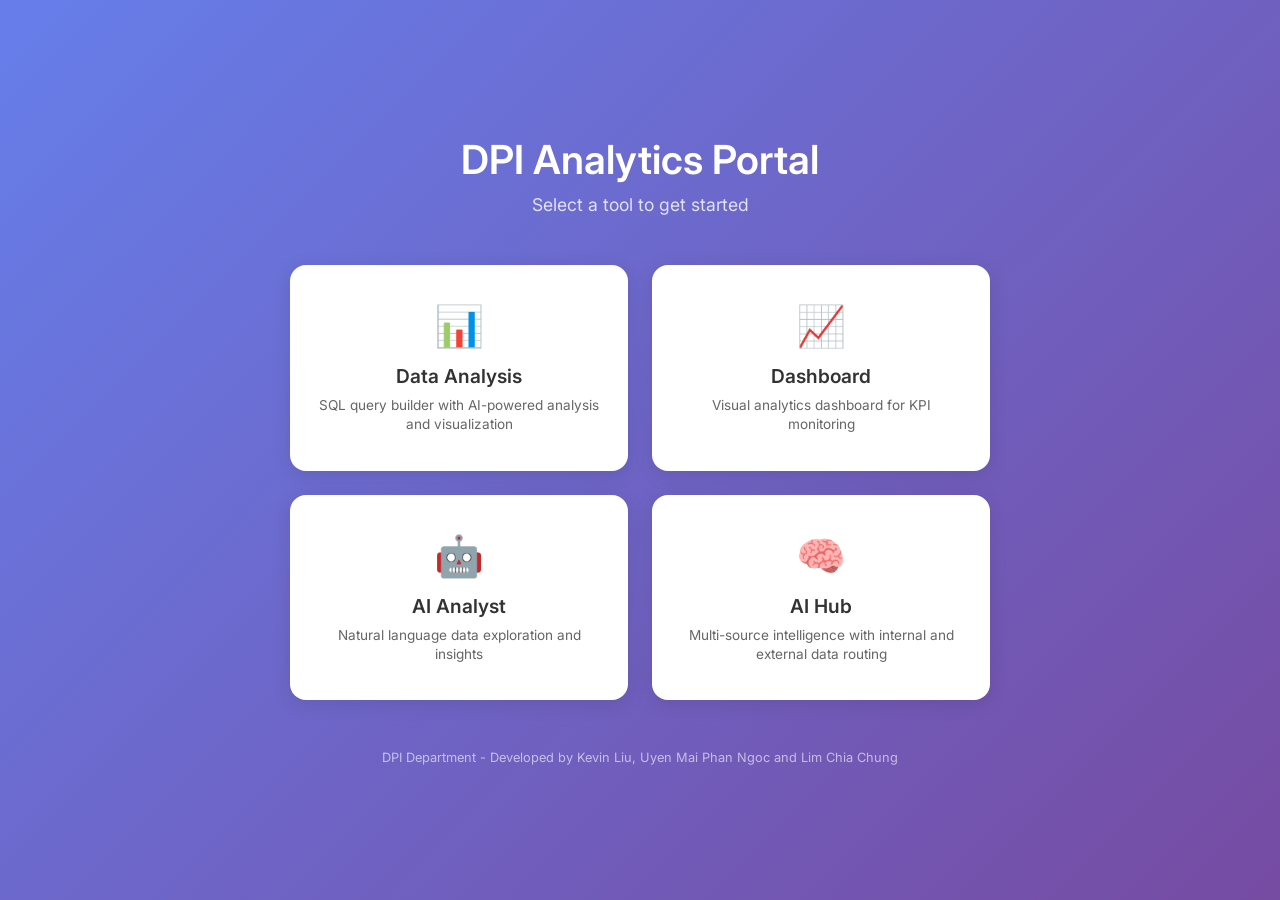
<file: templates/portal.html>
<!DOCTYPE html>
<html lang="en">
<head>
    <meta charset="UTF-8">
    <meta name="viewport" content="width=device-width, initial-scale=1.0">
    <title>DPI Analytics Portal</title>
    <link rel="preconnect" href="https://fonts.googleapis.com">
    <link href="https://fonts.googleapis.com/css2?family=Inter:wght@300;400;500;600&display=swap" rel="stylesheet">
    <style>
        * { margin: 0; padding: 0; box-sizing: border-box; }
        body {
            font-family: 'Inter', sans-serif;
            background: linear-gradient(135deg, #667eea 0%, #764ba2 100%);
            min-height: 100vh;
            display: flex;
            align-items: center;
            justify-content: center;
        }
        .container {
            text-align: center;
            padding: 40px;
        }
        h1 {
            color: white;
            font-size: 2.5rem;
            margin-bottom: 10px;
            font-weight: 600;
        }
        .subtitle {
            color: rgba(255,255,255,0.8);
            font-size: 1.1rem;
            margin-bottom: 50px;
        }
        .grid {
            display: grid;
            grid-template-columns: repeat(2, 1fr);
            gap: 24px;
            max-width: 700px;
            margin: 0 auto;
        }
        .card {
            background: white;
            border-radius: 16px;
            padding: 36px 28px;
            text-decoration: none;
            color: #333;
            transition: transform 0.2s, box-shadow 0.2s;
            box-shadow: 0 4px 20px rgba(0,0,0,0.1);
        }
        .card:hover {
            transform: translateY(-4px);
            box-shadow: 0 8px 30px rgba(0,0,0,0.2);
        }
        .card-icon {
            font-size: 2.5rem;
            margin-bottom: 14px;
        }
        .card-title {
            font-size: 1.2rem;
            font-weight: 600;
            margin-bottom: 8px;
        }
        .card-desc {
            font-size: 0.85rem;
            color: #666;
            line-height: 1.4;
        }
        .footer {
            margin-top: 50px;
            color: rgba(255,255,255,0.6);
            font-size: 0.8rem;
        }
    </style>
</head>
<body>
    <div class="container">
        <h1>DPI Analytics Portal</h1>
        <p class="subtitle">Select a tool to get started</p>
        <div class="grid">
            <a href="/ai-data-analysis/data-analysis" class="card">
                <div class="card-icon">📊</div>
                <div class="card-title">Data Analysis</div>
                <div class="card-desc">SQL query builder with AI-powered analysis and visualization</div>
            </a>
            <a href="/ai-data-analysis/dashboard" class="card">
                <div class="card-icon">📈</div>
                <div class="card-title">Dashboard</div>
                <div class="card-desc">Visual analytics dashboard for KPI monitoring</div>
            </a>
            <a href="/ai-data-analysis/analyst" class="card">
                <div class="card-icon">🤖</div>
                <div class="card-title">AI Analyst</div>
                <div class="card-desc">Natural language data exploration and insights</div>
            </a>
            <a href="/ai-data-analysis/hub" class="card">
                <div class="card-icon">🧠</div>
                <div class="card-title">AI Hub</div>
                <div class="card-desc">Multi-source intelligence with internal and external data routing</div>
            </a>
        </div>
        <div class="footer">DPI Department - Developed by Kevin Liu, Uyen Mai Phan Ngoc and Lim Chia Chung</div>
    </div>
</body>
</html>
</file>
